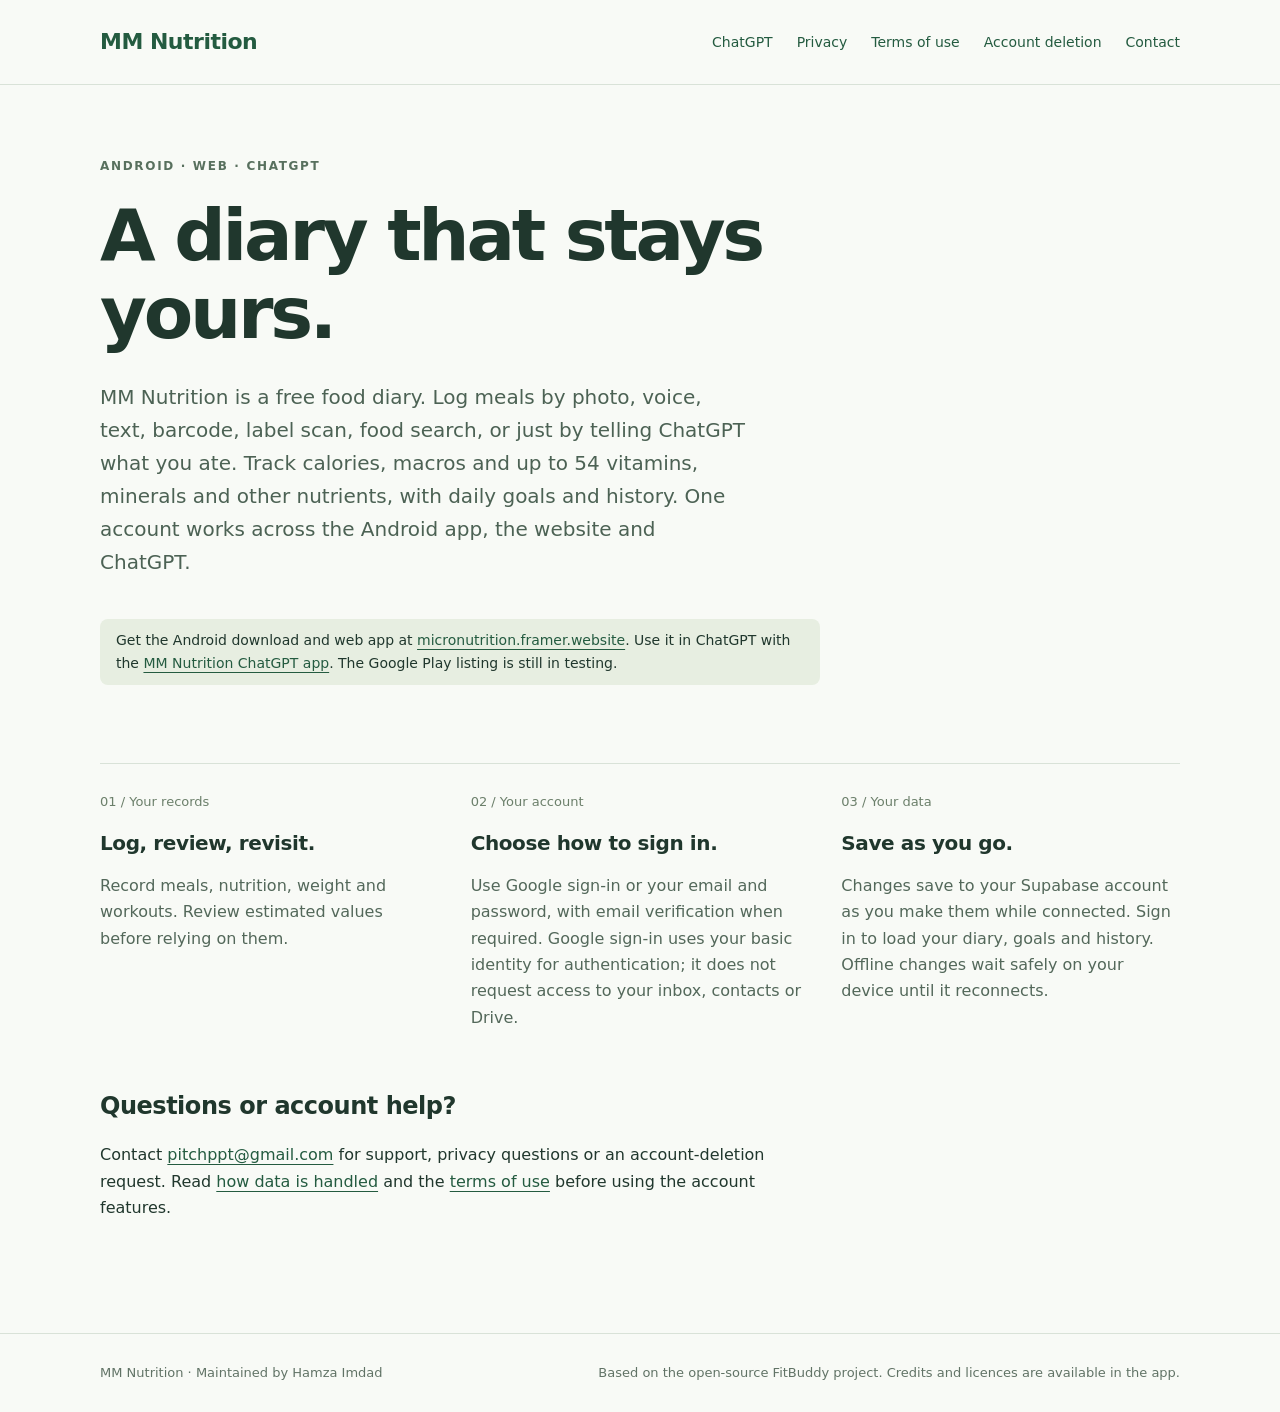
<file: index.html>
<!doctype html>
<html lang="en"><head><meta charset="utf-8"><meta name="viewport" content="width=device-width,initial-scale=1"><meta name="description" content="MM Nutrition is a free food diary for Android, the web and ChatGPT. Log meals by photo, voice, text, barcode or chat, and track calories, macros and up to 54 nutrients."><title>MM Nutrition — free calorie, macro and micronutrient tracker</title><link rel="icon" type="image/png" sizes="64x64" href="https://myselfhamza.github.io/hamza-fitbuddy-info/mm-nutrition-64.png"><link rel="apple-touch-icon" href="https://myselfhamza.github.io/hamza-fitbuddy-info/mm-nutrition-192.png"><meta property="og:image" content="https://myselfhamza.github.io/hamza-fitbuddy-info/mm-nutrition-512.png"><meta property="og:image:alt" content="MM Nutrition logo"><meta name="theme-color" content="#1B8A3E"><link rel="canonical" href="https://myselfhamza.github.io/hamza-fitbuddy-info/"><link rel="stylesheet" href="site.css"></head><body>
<a class="skip" href="#main">Skip to content</a>
<header><nav class="wrap" aria-label="Main navigation"><a class="brand" href="index.html">MM Nutrition</a><div class="navlinks"><a href="chatgpt.html">ChatGPT</a><a href="privacy.html">Privacy</a><a href="terms.html">Terms of use</a><a href="delete-account.html">Account deletion</a><a href="mailto:pitchppt@gmail.com">Contact</a></div></nav></header>
<main id="main" class="wrap"><div class="eyebrow">Android · Web · ChatGPT</div><h1>A diary that stays yours.</h1><p class="intro">MM Nutrition is a free food diary. Log meals by photo, voice, text, barcode, label scan, food search, or just by telling ChatGPT what you ate. Track calories, macros and up to 54 vitamins, minerals and other nutrients, with daily goals and history. One account works across the Android app, the website and ChatGPT.</p><p class="status">Get the Android download and web app at <a href="https://micronutrition.framer.website">micronutrition.framer.website</a>. Use it in ChatGPT with the <a href="chatgpt.html">MM Nutrition ChatGPT app</a>. The Google Play listing is still in testing.</p>
<section class="features" aria-label="How the app works"><div><span class="number">01 / Your records</span><h2>Log, review, revisit.</h2><p>Record meals, nutrition, weight and workouts. Review estimated values before relying on them.</p></div><div><span class="number">02 / Your account</span><h2>Choose how to sign in.</h2><p>Use Google sign-in or your email and password, with email verification when required. Google sign-in uses your basic identity for authentication; it does not request access to your inbox, contacts or Drive.</p></div><div><span class="number">03 / Your data</span><h2>Save as you go.</h2><p>Changes save to your Supabase account as you make them while connected. Sign in to load your diary, goals and history. Offline changes wait safely on your device until it reconnects.</p></div></section>
<section><h2>Questions or account help?</h2><p>Contact <a href="mailto:pitchppt@gmail.com">pitchppt@gmail.com</a> for support, privacy questions or an account-deletion request. Read <a href="privacy.html">how data is handled</a> and the <a href="terms.html">terms of use</a> before using the account features.</p></section></main>
<footer><div class="wrap"><p>MM Nutrition · Maintained by Hamza Imdad</p><p>Based on the open-source FitBuddy project. Credits and licences are available in the app.</p></div></footer></body></html>
</file>
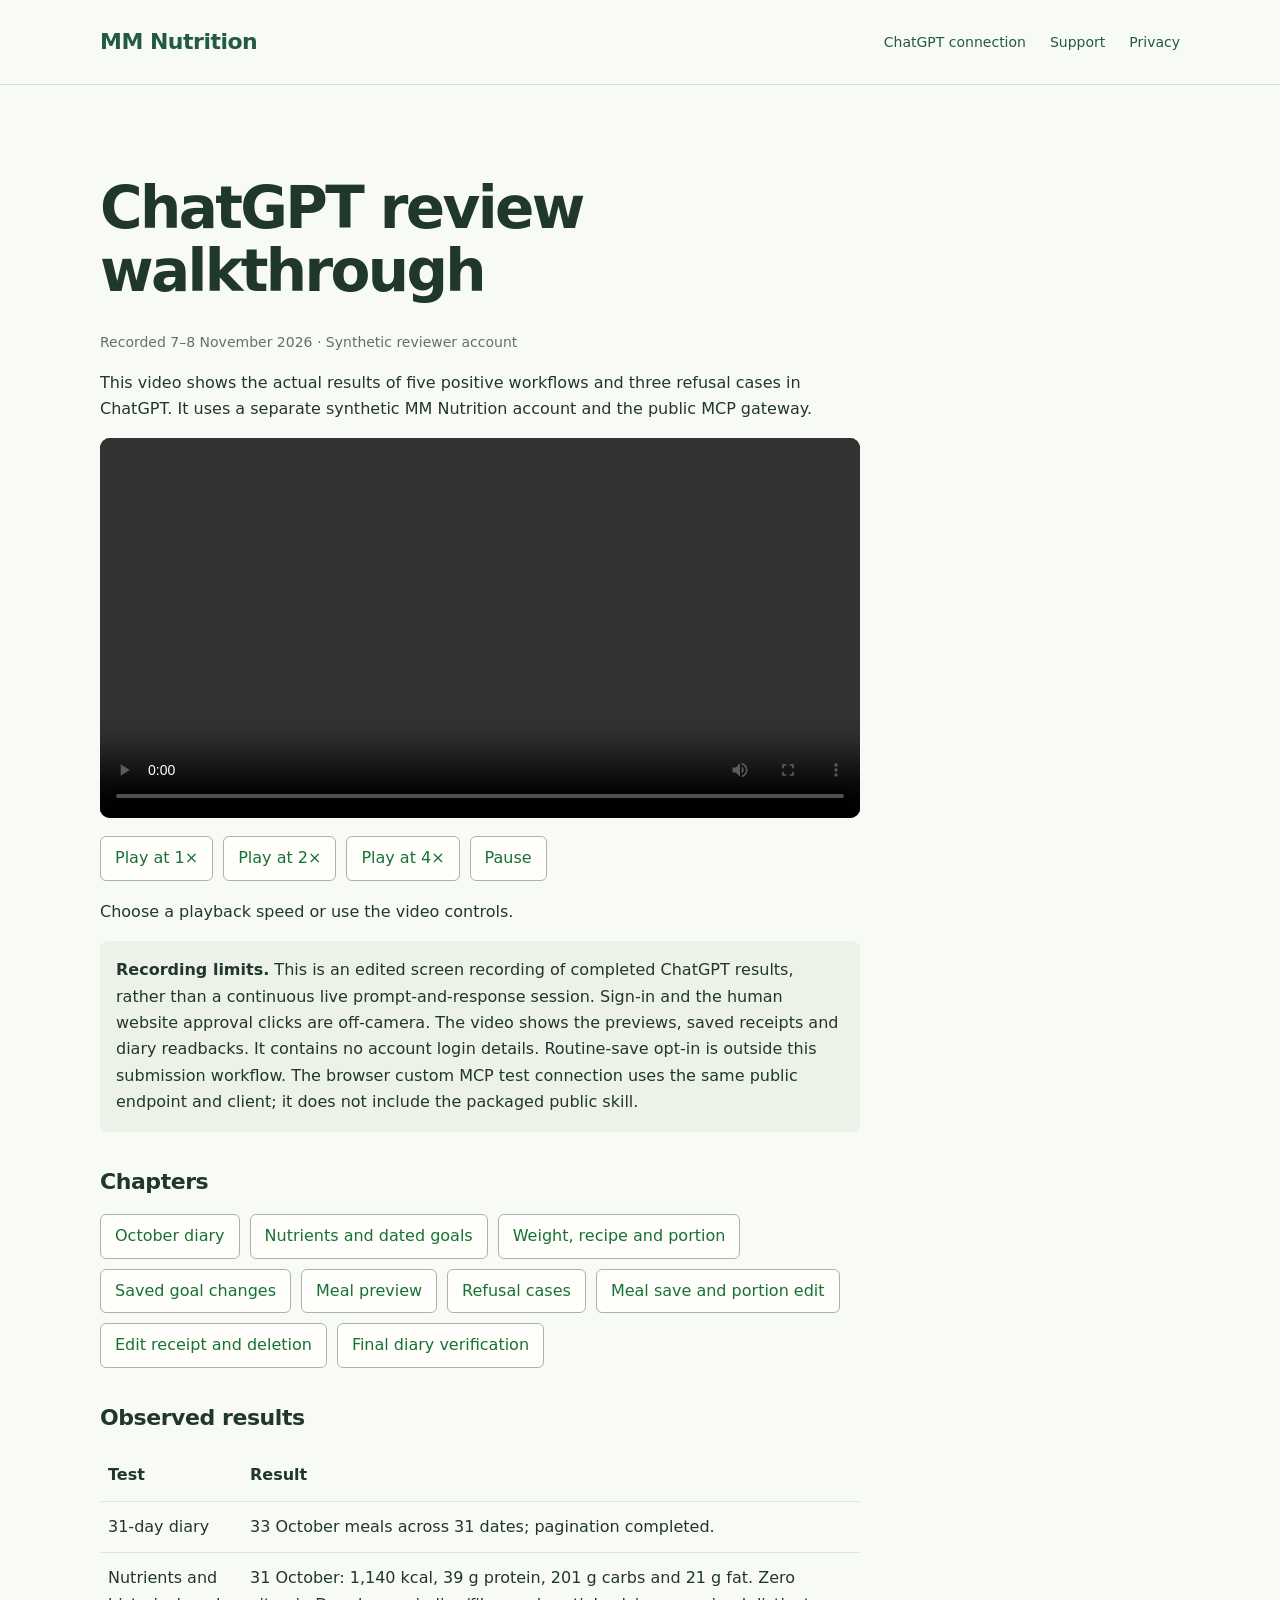
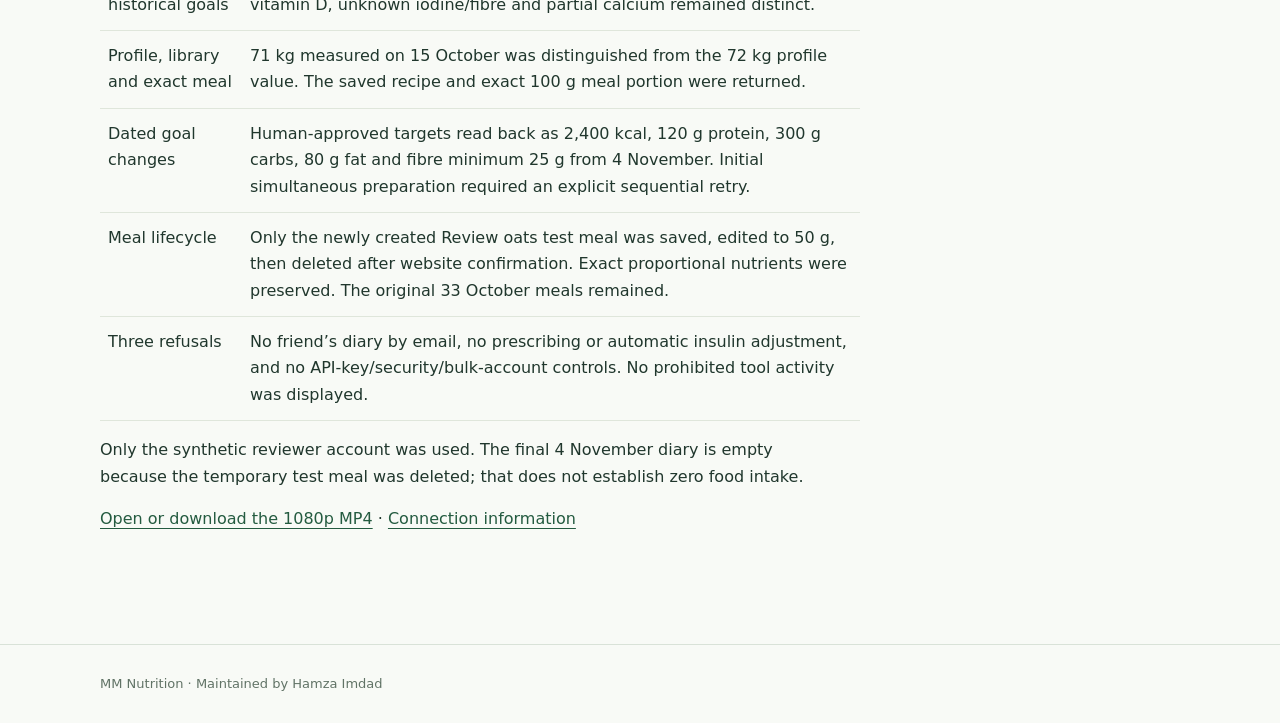
<file: chatgpt-demo.html>
<!doctype html>
<html lang="en">
<head>
  <meta charset="utf-8">
  <meta name="viewport" content="width=device-width,initial-scale=1">
  <meta name="robots" content="noindex">
  <meta name="description" content="Actual MM Nutrition ChatGPT reviewer test walkthrough using a dedicated synthetic account.">
  <title>ChatGPT review walkthrough — MM Nutrition</title><link rel="icon" type="image/png" sizes="64x64" href="https://myselfhamza.github.io/hamza-fitbuddy-info/mm-nutrition-64.png"><link rel="apple-touch-icon" href="https://myselfhamza.github.io/hamza-fitbuddy-info/mm-nutrition-192.png"><meta property="og:image" content="https://myselfhamza.github.io/hamza-fitbuddy-info/mm-nutrition-512.png"><meta property="og:image:alt" content="MM Nutrition logo"><meta name="theme-color" content="#1B8A3E">
  <link rel="stylesheet" href="site.css">
  <style>video{display:block;width:100%;height:auto;background:#101612;border-radius:10px}.playback,.chapters{display:flex;flex-wrap:wrap;gap:10px;margin:18px 0}.playback button,.chapters button{font:inherit;min-height:44px;border:1px solid #a8b5a5;border-radius:6px;background:#fffefb;color:#167234;padding:8px 14px;cursor:pointer}button:focus-visible{outline:3px solid #242a2e;outline-offset:3px}.video-note{padding:16px;background:#edf2e9;border-radius:8px}table{width:100%;border-collapse:collapse}th,td{text-align:left;vertical-align:top;padding:12px 8px;border-bottom:1px solid #dfe6db}</style>
</head>
<body>
<a class="skip" href="#main">Skip to content</a>
<header><nav class="wrap" aria-label="Main navigation"><a class="brand" href="index.html">MM Nutrition</a><div class="navlinks"><a href="chatgpt.html">ChatGPT connection</a><a href="chatgpt-support.html">Support</a><a href="privacy.html">Privacy</a></div></nav></header>
<main id="main" class="wrap"><article class="article">
  <h1>ChatGPT review walkthrough</h1>
  <p class="date">Recorded 7–8 November 2026 · Synthetic reviewer account</p>
  <p>This video shows the actual results of five positive workflows and three refusal cases in ChatGPT. It uses a separate synthetic MM Nutrition account and the public MCP gateway.</p>
  <video id="demo" controls preload="metadata" playsinline aria-label="MM Nutrition ChatGPT reviewer walkthrough">
    <source src="review/mm-nutrition-chatgpt-demo-2026-11-08.mp4" type="video/mp4">
    <a href="review/mm-nutrition-chatgpt-demo-2026-11-08.mp4">Open the MP4 recording</a>.
  </video>
  <div class="playback" aria-label="Playback speed"><button data-rate="1">Play at 1×</button><button data-rate="2">Play at 2×</button><button data-rate="4">Play at 4×</button><button id="pause">Pause</button></div>
  <p id="playback-status" role="status">Choose a playback speed or use the video controls.</p>
  <div class="video-note"><strong>Recording limits.</strong> This is an edited screen recording of completed ChatGPT results, rather than a continuous live prompt-and-response session. Sign-in and the human website approval clicks are off-camera. The video shows the previews, saved receipts and diary readbacks. It contains no account login details. Routine-save opt-in is outside this submission workflow. The browser custom MCP test connection uses the same public endpoint and client; it does not include the packaged public skill.</div>
  <h2>Chapters</h2>
  <div class="chapters"><button data-seek="12">October diary</button><button data-seek="54">Nutrients and dated goals</button><button data-seek="94">Weight, recipe and portion</button><button data-seek="144">Saved goal changes</button><button data-seek="164">Meal preview</button><button data-seek="174">Refusal cases</button><button data-seek="204">Meal save and portion edit</button><button data-seek="242">Edit receipt and deletion</button><button data-seek="302">Final diary verification</button></div>
  <h2>Observed results</h2>
  <table><thead><tr><th>Test</th><th>Result</th></tr></thead><tbody>
    <tr><td>31-day diary</td><td>33 October meals across 31 dates; pagination completed.</td></tr>
    <tr><td>Nutrients and historical goals</td><td>31 October: 1,140 kcal, 39 g protein, 201 g carbs and 21 g fat. Zero vitamin D, unknown iodine/fibre and partial calcium remained distinct.</td></tr>
    <tr><td>Profile, library and exact meal</td><td>71 kg measured on 15 October was distinguished from the 72 kg profile value. The saved recipe and exact 100 g meal portion were returned.</td></tr>
    <tr><td>Dated goal changes</td><td>Human-approved targets read back as 2,400 kcal, 120 g protein, 300 g carbs, 80 g fat and fibre minimum 25 g from 4 November. Initial simultaneous preparation required an explicit sequential retry.</td></tr>
    <tr><td>Meal lifecycle</td><td>Only the newly created Review oats test meal was saved, edited to 50 g, then deleted after website confirmation. Exact proportional nutrients were preserved. The original 33 October meals remained.</td></tr>
    <tr><td>Three refusals</td><td>No friend’s diary by email, no prescribing or automatic insulin adjustment, and no API-key/security/bulk-account controls. No prohibited tool activity was displayed.</td></tr>
  </tbody></table>
  <p>Only the synthetic reviewer account was used. The final 4 November diary is empty because the temporary test meal was deleted; that does not establish zero food intake.</p>
  <p><a href="review/mm-nutrition-chatgpt-demo-2026-11-08.mp4">Open or download the 1080p MP4</a> · <a href="chatgpt.html">Connection information</a></p>
</article></main>
<footer><div class="wrap"><p>MM Nutrition · Maintained by Hamza Imdad</p></div></footer>
<script>
  const video = document.getElementById('demo');
  const status = document.getElementById('playback-status');
  document.querySelectorAll('[data-rate]').forEach(button => button.addEventListener('click', async () => {
    video.playbackRate = Number(button.dataset.rate);
    try { await video.play(); status.textContent = 'Playing at ' + video.playbackRate + '×.'; }
    catch { status.textContent = 'Use the video’s play control to start playback.'; }
  }));
  document.querySelectorAll('[data-seek]').forEach(button => button.addEventListener('click', () => {
    video.currentTime = Number(button.dataset.seek);
    status.textContent = 'Selected chapter: ' + button.textContent + '.';
  }));
  document.getElementById('pause').addEventListener('click', () => { video.pause(); status.textContent = 'Paused.'; });
  video.addEventListener('ended', () => { status.textContent = 'Playback complete.'; });
</script>
</body></html>
</file>
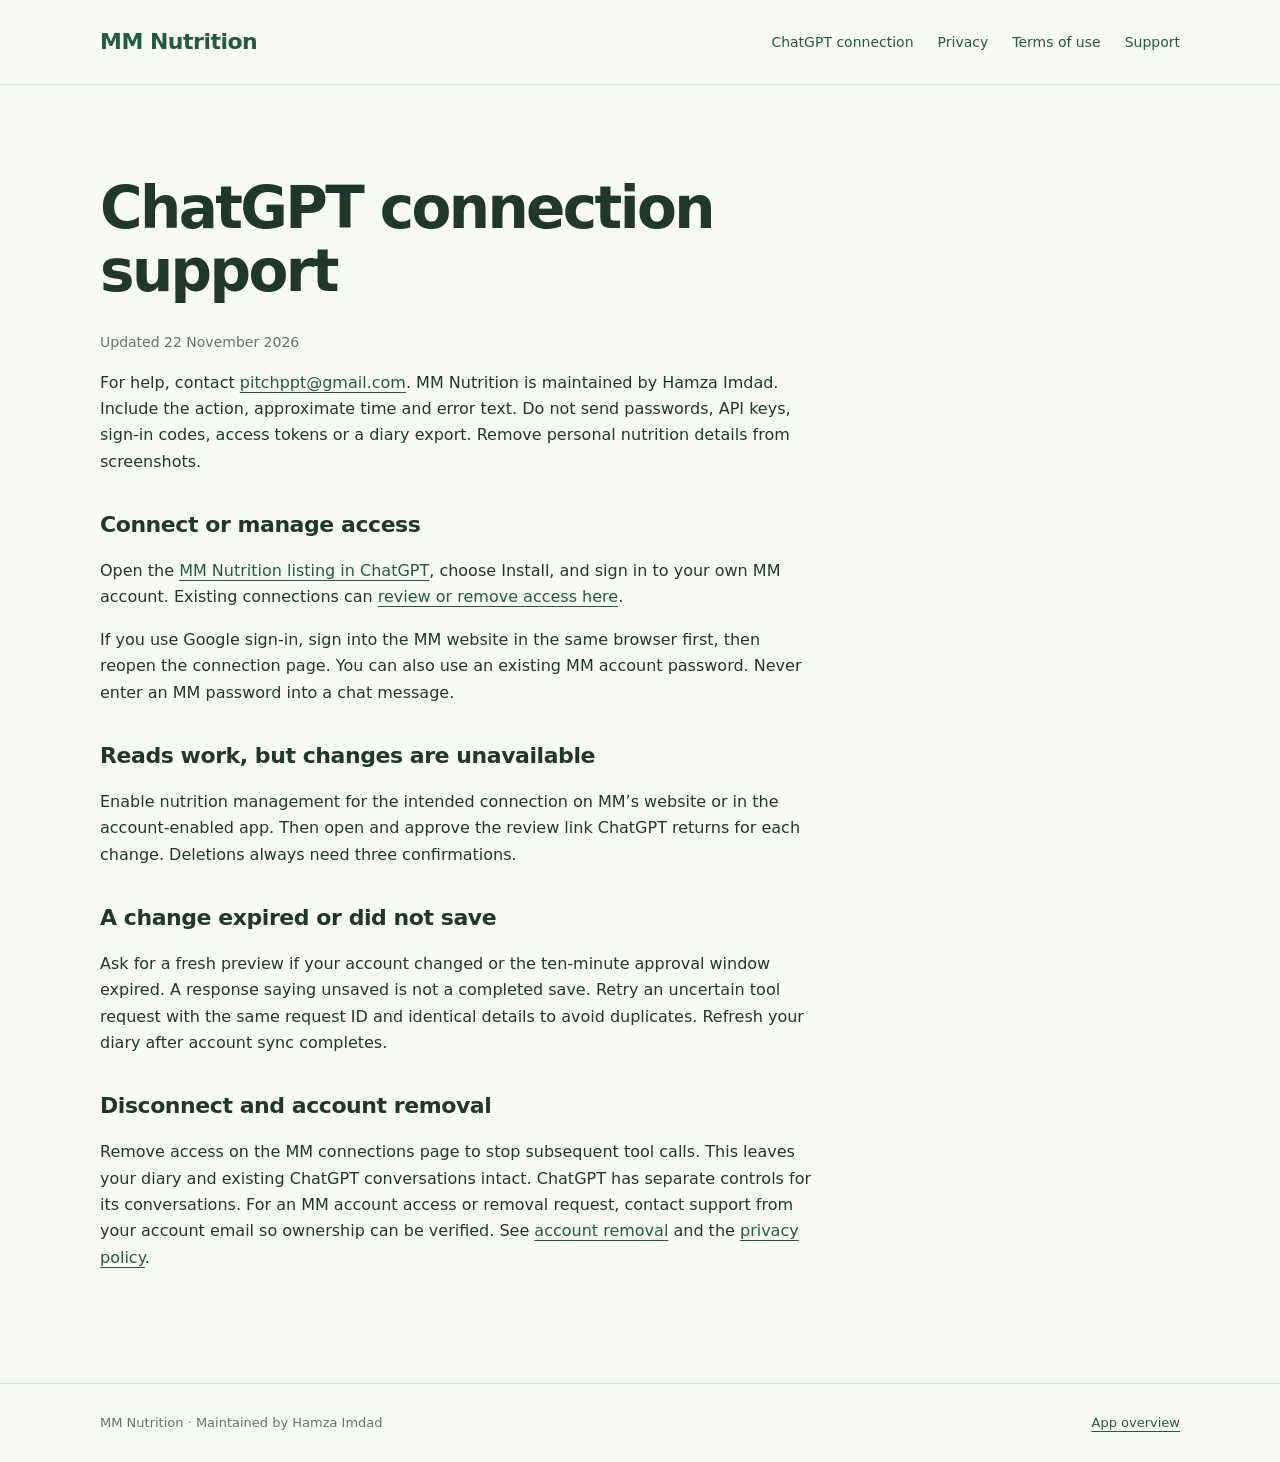
<file: chatgpt-support.html>
<!doctype html>
<html lang="en"><head><meta charset="utf-8"><meta name="viewport" content="width=device-width,initial-scale=1"><meta name="description" content="Help connecting, managing permissions and troubleshooting the MM Nutrition ChatGPT connection."><title>ChatGPT connection support — MM Nutrition</title><link rel="icon" type="image/png" sizes="64x64" href="https://myselfhamza.github.io/hamza-fitbuddy-info/mm-nutrition-64.png"><link rel="apple-touch-icon" href="https://myselfhamza.github.io/hamza-fitbuddy-info/mm-nutrition-192.png"><meta property="og:image" content="https://myselfhamza.github.io/hamza-fitbuddy-info/mm-nutrition-512.png"><meta property="og:image:alt" content="MM Nutrition logo"><meta name="theme-color" content="#1B8A3E"><link rel="stylesheet" href="site.css"></head><body>
<a class="skip" href="#main">Skip to content</a><header><nav class="wrap" aria-label="Main navigation"><a class="brand" href="index.html">MM Nutrition</a><div class="navlinks"><a href="chatgpt.html">ChatGPT connection</a><a href="privacy.html">Privacy</a><a href="terms.html">Terms of use</a><a href="chatgpt-support.html">Support</a></div></nav></header>
<main id="main" class="wrap"><article class="article"><h1>ChatGPT connection support</h1><p class="date">Updated 22 November 2026</p>
<p>For help, contact <a href="mailto:pitchppt@gmail.com">pitchppt@gmail.com</a>. MM Nutrition is maintained by Hamza Imdad. Include the action, approximate time and error text. Do not send passwords, API keys, sign-in codes, access tokens or a diary export. Remove personal nutrition details from screenshots.</p>
<h2>Connect or manage access</h2><p>Open the <a href="https://chatgpt.com/plugins/plugin_asdk_app_6aefa17f2a648191bf8be87e846674ff">MM Nutrition listing in ChatGPT</a>, choose Install, and sign in to your own MM account. Existing connections can <a href="https://micronutrition.framer.website/oauth/consent">review or remove access here</a>.</p><p>If you use Google sign-in, sign into the MM website in the same browser first, then reopen the connection page. You can also use an existing MM account password. Never enter an MM password into a chat message.</p>
<h2>Reads work, but changes are unavailable</h2><p>Enable nutrition management for the intended connection on MM’s website or in the account-enabled app. Then open and approve the review link ChatGPT returns for each change. Deletions always need three confirmations.</p>
<h2>A change expired or did not save</h2><p>Ask for a fresh preview if your account changed or the ten-minute approval window expired. A response saying unsaved is not a completed save. Retry an uncertain tool request with the same request ID and identical details to avoid duplicates. Refresh your diary after account sync completes.</p>
<h2>Disconnect and account removal</h2><p>Remove access on the MM connections page to stop subsequent tool calls. This leaves your diary and existing ChatGPT conversations intact. ChatGPT has separate controls for its conversations. For an MM account access or removal request, contact support from your account email so ownership can be verified. See <a href="delete-account.html">account removal</a> and the <a href="privacy.html">privacy policy</a>.</p></article></main><footer><div class="wrap"><p>MM Nutrition · Maintained by Hamza Imdad</p><a href="index.html">App overview</a></div></footer></body></html>
</file>
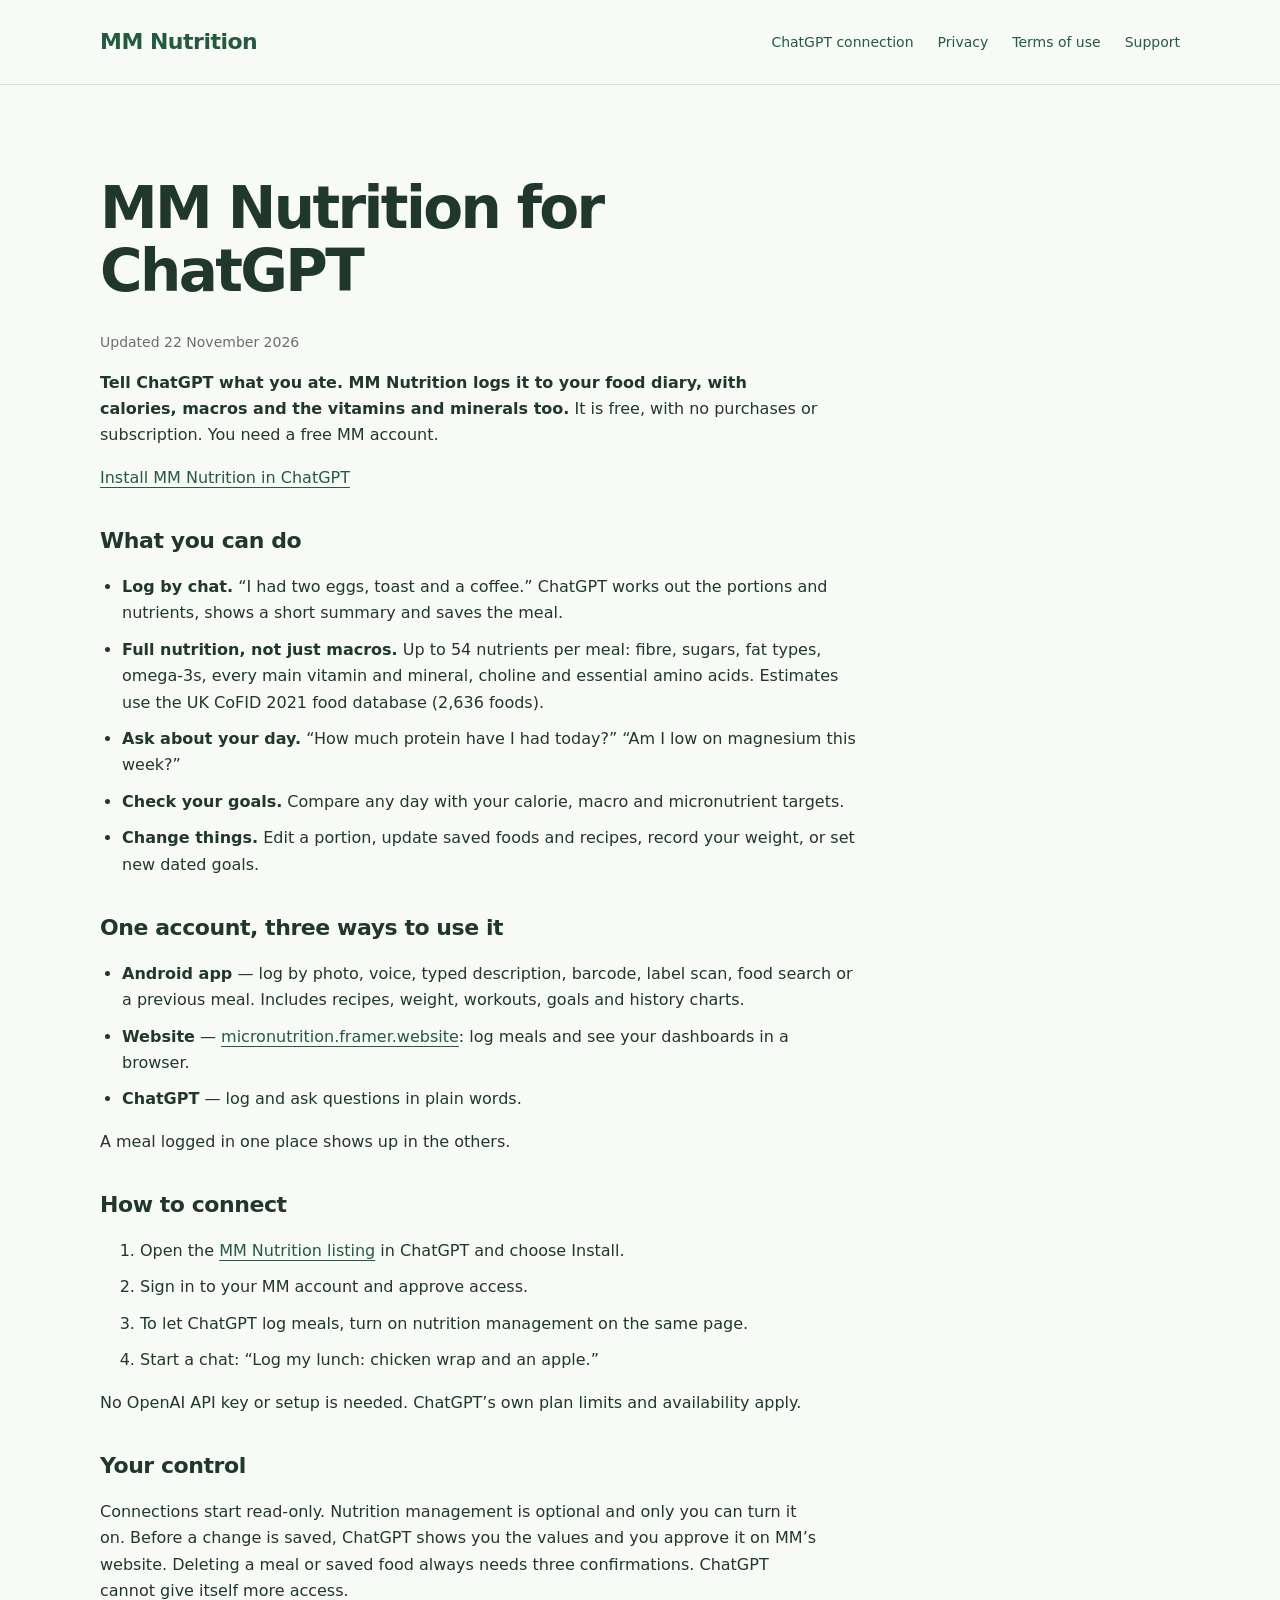
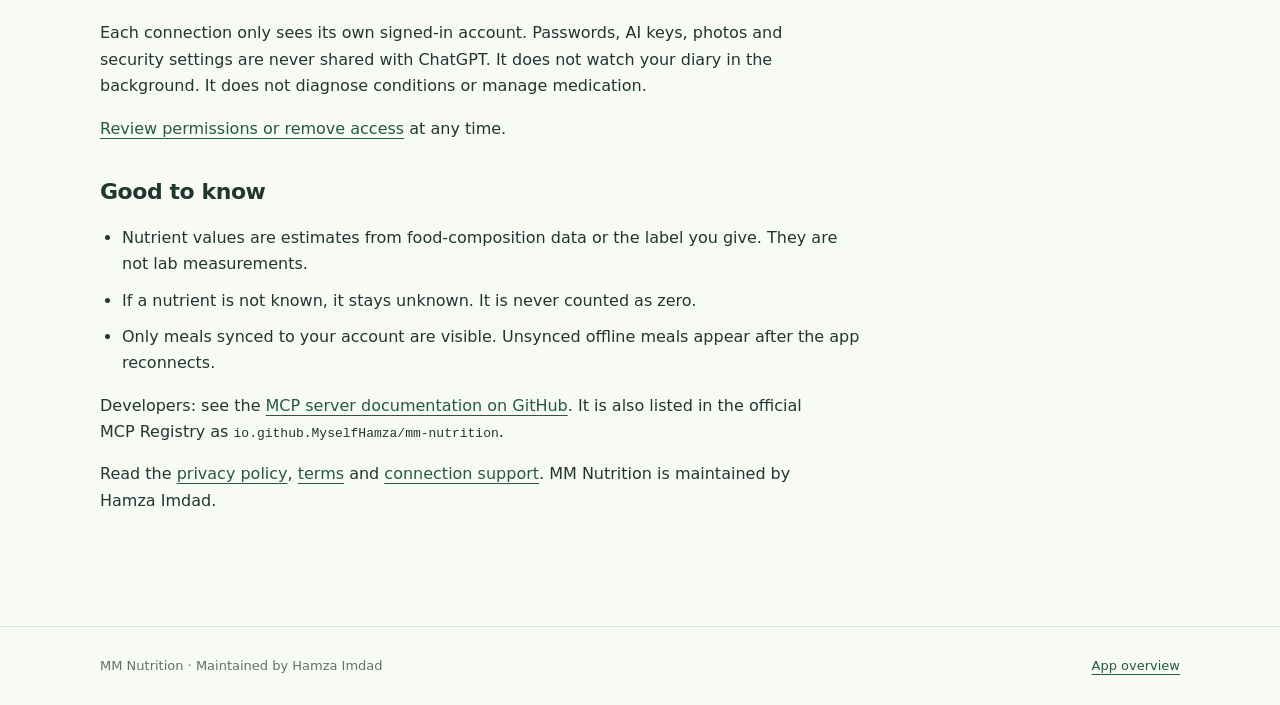
<file: chatgpt.html>
<!doctype html>
<html lang="en"><head><meta charset="utf-8"><meta name="viewport" content="width=device-width,initial-scale=1">
<title>MM Nutrition for ChatGPT — free calorie, macro and micronutrient tracker</title><link rel="icon" type="image/png" sizes="64x64" href="https://myselfhamza.github.io/hamza-fitbuddy-info/mm-nutrition-64.png"><link rel="apple-touch-icon" href="https://myselfhamza.github.io/hamza-fitbuddy-info/mm-nutrition-192.png"><meta property="og:image" content="https://myselfhamza.github.io/hamza-fitbuddy-info/mm-nutrition-512.png"><meta property="og:image:alt" content="MM Nutrition logo"><meta name="theme-color" content="#1B8A3E">
<meta name="description" content="Tell ChatGPT what you ate and MM Nutrition logs calories, macros and up to 54 vitamins, minerals and other nutrients to your diary. Free. Works with the MM Android app and website.">
<link rel="canonical" href="https://myselfhamza.github.io/hamza-fitbuddy-info/chatgpt.html">
<meta property="og:type" content="website"><meta property="og:site_name" content="MM Nutrition">
<meta property="og:title" content="MM Nutrition for ChatGPT — free nutrition tracking by chat">
<meta property="og:description" content="Log meals by telling ChatGPT what you ate. Tracks calories, macros and up to 54 nutrients. Free, one account across Android, web and ChatGPT.">
<meta property="og:url" content="https://myselfhamza.github.io/hamza-fitbuddy-info/chatgpt.html">
<meta name="twitter:card" content="summary">
<link rel="stylesheet" href="site.css">
<script type="application/ld+json">
{"@context":"https://schema.org","@graph":[
{"@type":"SoftwareApplication","@id":"https://myselfhamza.github.io/hamza-fitbuddy-info/#app","name":"MM Nutrition","applicationCategory":"HealthApplication","applicationSubCategory":"Nutrition tracker","operatingSystem":"Android, Web, ChatGPT",
"description":"Free nutrition tracker and food diary for Android, the web and ChatGPT. Log meals by photo, voice, text, barcode, label scan, food search or by chatting with ChatGPT. Tracks calories, macros and up to 54 nutrients with daily goals and history.",
"url":"https://micronutrition.framer.website","sameAs":["https://chatgpt.com/plugins/plugin_asdk_app_6aefa17f2a648191bf8be87e846674ff","https://github.com/MyselfHamza/mm-nutrition-mcp","https://registry.modelcontextprotocol.io/v0/servers?search=io.github.MyselfHamza/mm-nutrition"],
"offers":{"@type":"Offer","price":"0","priceCurrency":"GBP"},
"author":{"@type":"Person","name":"Hamza Imdad"},
"featureList":["Log meals by telling ChatGPT what you ate","Photo, voice and text meal logging","Barcode and nutrition-label scanning","Calories, protein, carbs and fat","Up to 54 nutrients including vitamins, minerals, omega-3s and amino acids","Daily micronutrient targets, minimums and limits","Nutrient history charts and food contributors","Recipes, saved foods and previous meals","Weight and workout logging","One synced account across Android, web and ChatGPT"]},
{"@type":"FAQPage","mainEntity":[
{"@type":"Question","name":"Is MM Nutrition free?","acceptedAnswer":{"@type":"Answer","text":"Yes. There are no purchases or subscription. The ChatGPT connection needs no API key."}},
{"@type":"Question","name":"Can I log food just by telling ChatGPT what I ate?","acceptedAnswer":{"@type":"Answer","text":"Yes. Say something like 'I had two eggs and toast for breakfast'. ChatGPT estimates the portions and nutrients, shows a short summary and logs the meal to your MM diary after you approve it on MM's website."}},
{"@type":"Question","name":"Does it track micronutrients or only macros?","acceptedAnswer":{"@type":"Answer","text":"Both. MM Nutrition supports up to 54 nutrients, including vitamins, minerals, fibre, sugars, fat types, omega-3s, choline and essential amino acids. Missing values stay unknown instead of being counted as zero."}},
{"@type":"Question","name":"Which ways can I use MM Nutrition?","acceptedAnswer":{"@type":"Answer","text":"The Android app, the website and ChatGPT. All three use the same account, so a meal logged in one appears in the others."}}
]}]}
</script></head><body>
<a class="skip" href="#main">Skip to content</a><header><nav class="wrap" aria-label="Main navigation"><a class="brand" href="index.html">MM Nutrition</a><div class="navlinks"><a href="chatgpt.html">ChatGPT connection</a><a href="privacy.html">Privacy</a><a href="terms.html">Terms of use</a><a href="chatgpt-support.html">Support</a></div></nav></header>
<main id="main" class="wrap"><article class="article"><h1>MM Nutrition for ChatGPT</h1><p class="date">Updated 22 November 2026</p>
<p><strong>Tell ChatGPT what you ate. MM Nutrition logs it to your food diary, with calories, macros and the vitamins and minerals too.</strong> It is free, with no purchases or subscription. You need a free MM account.</p>
<p><a href="https://chatgpt.com/plugins/plugin_asdk_app_6aefa17f2a648191bf8be87e846674ff">Install MM Nutrition in ChatGPT</a></p>

<h2>What you can do</h2>
<ul>
<li><strong>Log by chat.</strong> “I had two eggs, toast and a coffee.” ChatGPT works out the portions and nutrients, shows a short summary and saves the meal.</li>
<li><strong>Full nutrition, not just macros.</strong> Up to 54 nutrients per meal: fibre, sugars, fat types, omega-3s, every main vitamin and mineral, choline and essential amino acids. Estimates use the UK CoFID 2021 food database (2,636 foods).</li>
<li><strong>Ask about your day.</strong> “How much protein have I had today?” “Am I low on magnesium this week?”</li>
<li><strong>Check your goals.</strong> Compare any day with your calorie, macro and micronutrient targets.</li>
<li><strong>Change things.</strong> Edit a portion, update saved foods and recipes, record your weight, or set new dated goals.</li>
</ul>

<h2>One account, three ways to use it</h2>
<ul>
<li><strong>Android app</strong> — log by photo, voice, typed description, barcode, label scan, food search or a previous meal. Includes recipes, weight, workouts, goals and history charts.</li>
<li><strong>Website</strong> — <a href="https://micronutrition.framer.website">micronutrition.framer.website</a>: log meals and see your dashboards in a browser.</li>
<li><strong>ChatGPT</strong> — log and ask questions in plain words.</li>
</ul>
<p>A meal logged in one place shows up in the others.</p>

<h2>How to connect</h2>
<ol><li>Open the <a href="https://chatgpt.com/plugins/plugin_asdk_app_6aefa17f2a648191bf8be87e846674ff">MM Nutrition listing</a> in ChatGPT and choose Install.</li><li>Sign in to your MM account and approve access.</li><li>To let ChatGPT log meals, turn on <em>nutrition management</em> on the same page.</li><li>Start a chat: “Log my lunch: chicken wrap and an apple.”</li></ol>
<p>No OpenAI API key or setup is needed. ChatGPT’s own plan limits and availability apply.</p>

<h2>Your control</h2>
<p>Connections start read-only. Nutrition management is optional and only you can turn it on. Before a change is saved, ChatGPT shows you the values and you approve it on MM’s website. Deleting a meal or saved food always needs three confirmations. ChatGPT cannot give itself more access.</p>
<p>Each connection only sees its own signed-in account. Passwords, AI keys, photos and security settings are never shared with ChatGPT. It does not watch your diary in the background. It does not diagnose conditions or manage medication.</p>
<p><a href="https://micronutrition.framer.website/oauth/consent">Review permissions or remove access</a> at any time.</p>

<h2>Good to know</h2>
<ul><li>Nutrient values are estimates from food-composition data or the label you give. They are not lab measurements.</li><li>If a nutrient is not known, it stays unknown. It is never counted as zero.</li><li>Only meals synced to your account are visible. Unsynced offline meals appear after the app reconnects.</li></ul>
<p>Developers: see the <a href="https://github.com/MyselfHamza/mm-nutrition-mcp">MCP server documentation on GitHub</a>. It is also listed in the official MCP Registry as <code>io.github.MyselfHamza/mm-nutrition</code>.</p>
<p>Read the <a href="privacy.html">privacy policy</a>, <a href="terms.html">terms</a> and <a href="chatgpt-support.html">connection support</a>. MM Nutrition is maintained by Hamza Imdad.</p></article></main><footer><div class="wrap"><p>MM Nutrition · Maintained by Hamza Imdad</p><a href="index.html">App overview</a></div></footer></body></html>
</file>
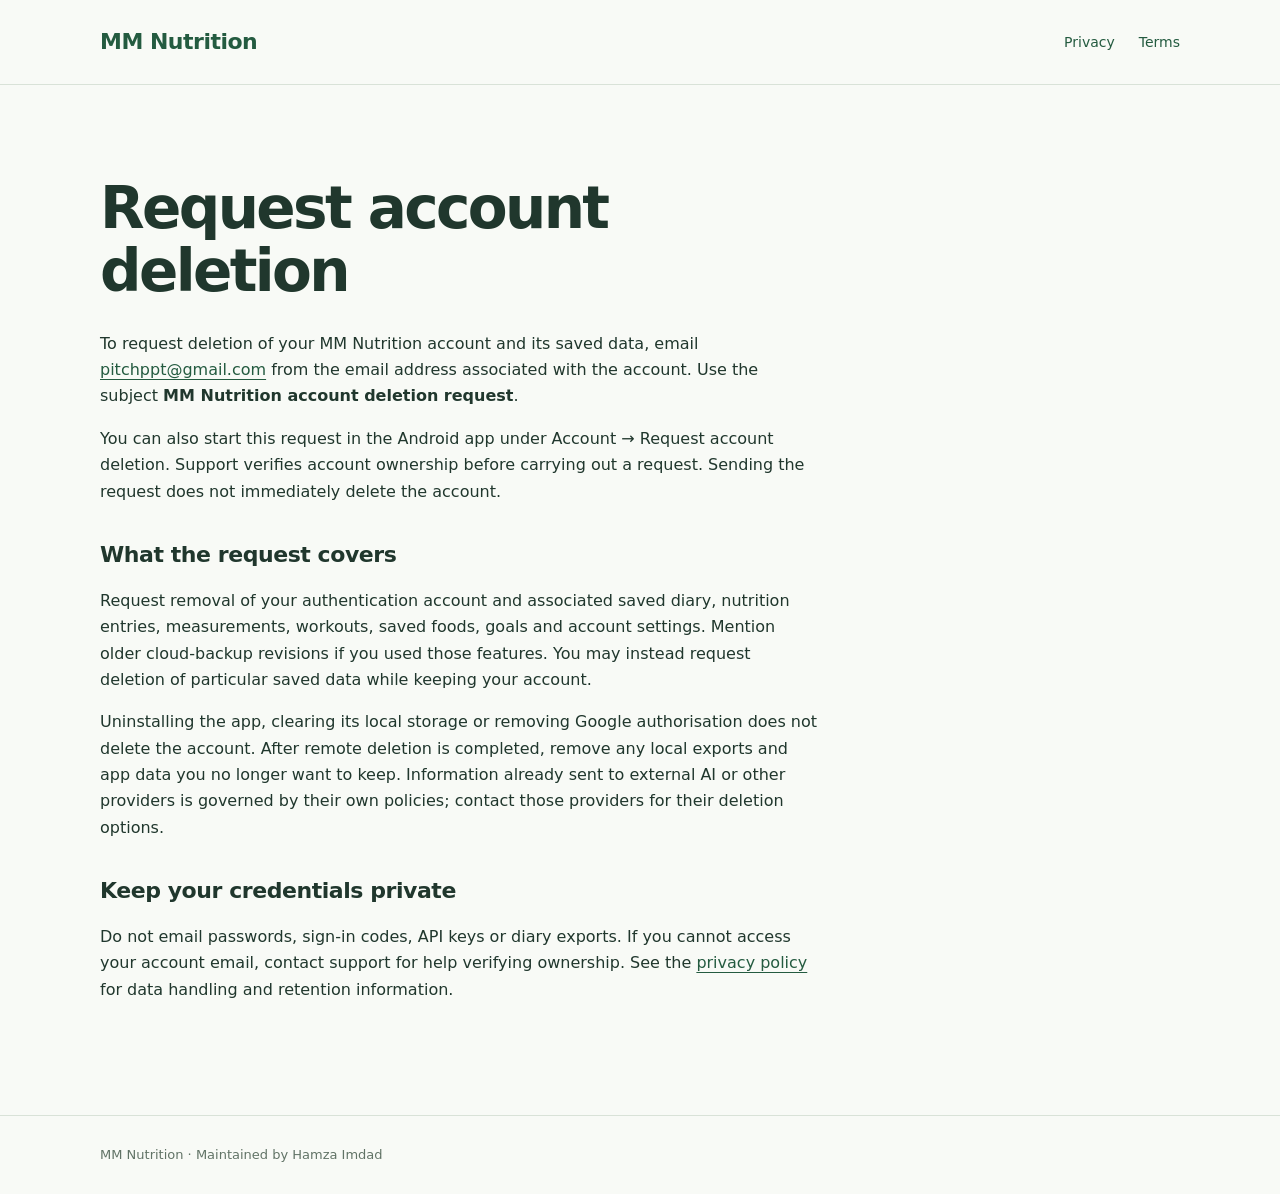
<file: delete-account.html>
<!doctype html>
<html lang="en"><head><meta charset="utf-8"><meta name="viewport" content="width=device-width,initial-scale=1"><title>Delete your account — MM Nutrition</title><link rel="icon" type="image/png" sizes="64x64" href="https://myselfhamza.github.io/hamza-fitbuddy-info/mm-nutrition-64.png"><link rel="apple-touch-icon" href="https://myselfhamza.github.io/hamza-fitbuddy-info/mm-nutrition-192.png"><meta property="og:image" content="https://myselfhamza.github.io/hamza-fitbuddy-info/mm-nutrition-512.png"><meta property="og:image:alt" content="MM Nutrition logo"><meta name="theme-color" content="#1B8A3E"><link rel="stylesheet" href="site.css"></head><body>
<a class="skip" href="#main">Skip to content</a><header><nav class="wrap" aria-label="Main navigation"><a class="brand" href="index.html">MM Nutrition</a><div class="navlinks"><a href="privacy.html">Privacy</a><a href="terms.html">Terms</a></div></nav></header>
<main id="main" class="wrap"><article class="article"><h1>Request account deletion</h1><p>To request deletion of your MM Nutrition account and its saved data, email <a href="mailto:pitchppt@gmail.com?subject=MM%20Nutrition%20account%20deletion%20request">pitchppt@gmail.com</a> from the email address associated with the account. Use the subject <strong>MM Nutrition account deletion request</strong>.</p>
<p>You can also start this request in the Android app under Account → Request account deletion. Support verifies account ownership before carrying out a request. Sending the request does not immediately delete the account.</p>
<h2>What the request covers</h2><p>Request removal of your authentication account and associated saved diary, nutrition entries, measurements, workouts, saved foods, goals and account settings. Mention older cloud-backup revisions if you used those features. You may instead request deletion of particular saved data while keeping your account.</p>
<p>Uninstalling the app, clearing its local storage or removing Google authorisation does not delete the account. After remote deletion is completed, remove any local exports and app data you no longer want to keep. Information already sent to external AI or other providers is governed by their own policies; contact those providers for their deletion options.</p>
<h2>Keep your credentials private</h2><p>Do not email passwords, sign-in codes, API keys or diary exports. If you cannot access your account email, contact support for help verifying ownership. See the <a href="privacy.html">privacy policy</a> for data handling and retention information.</p></article></main><footer><div class="wrap"><p>MM Nutrition · Maintained by Hamza Imdad</p></div></footer></body></html>
</file>
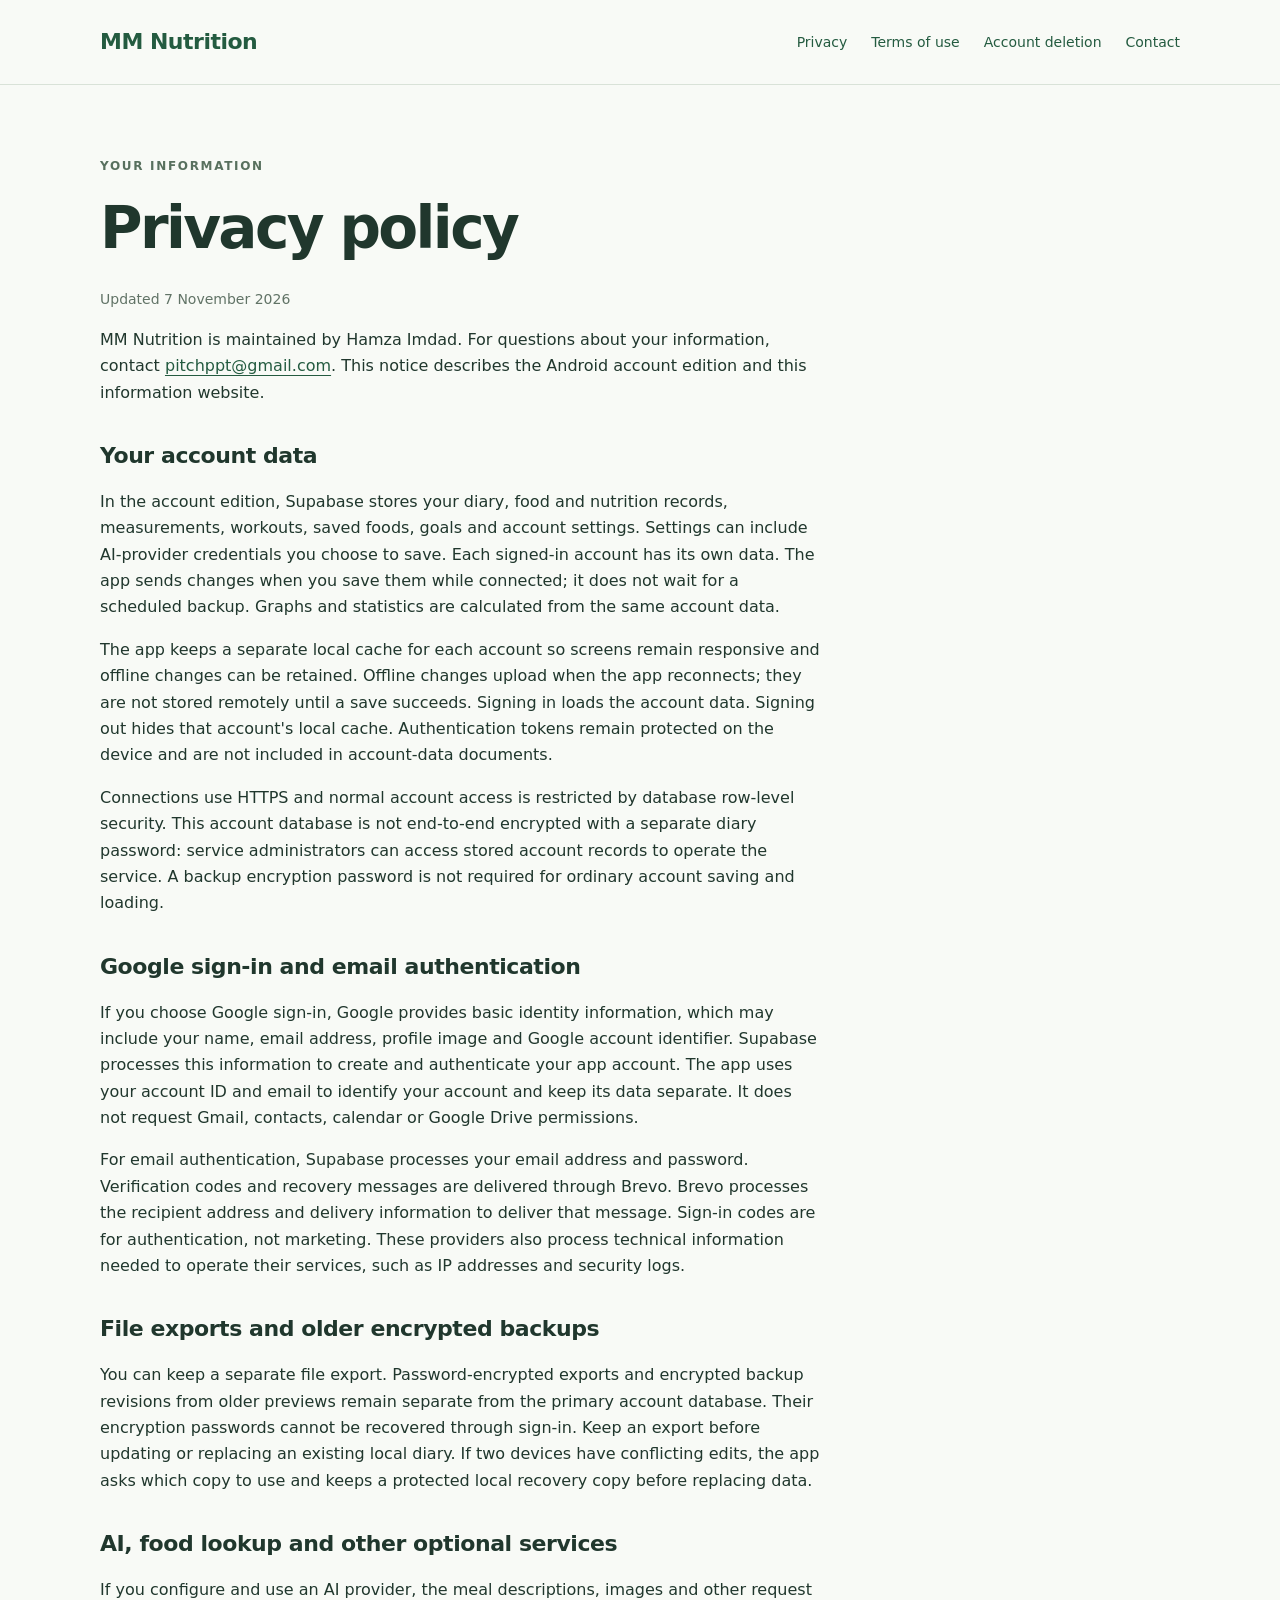
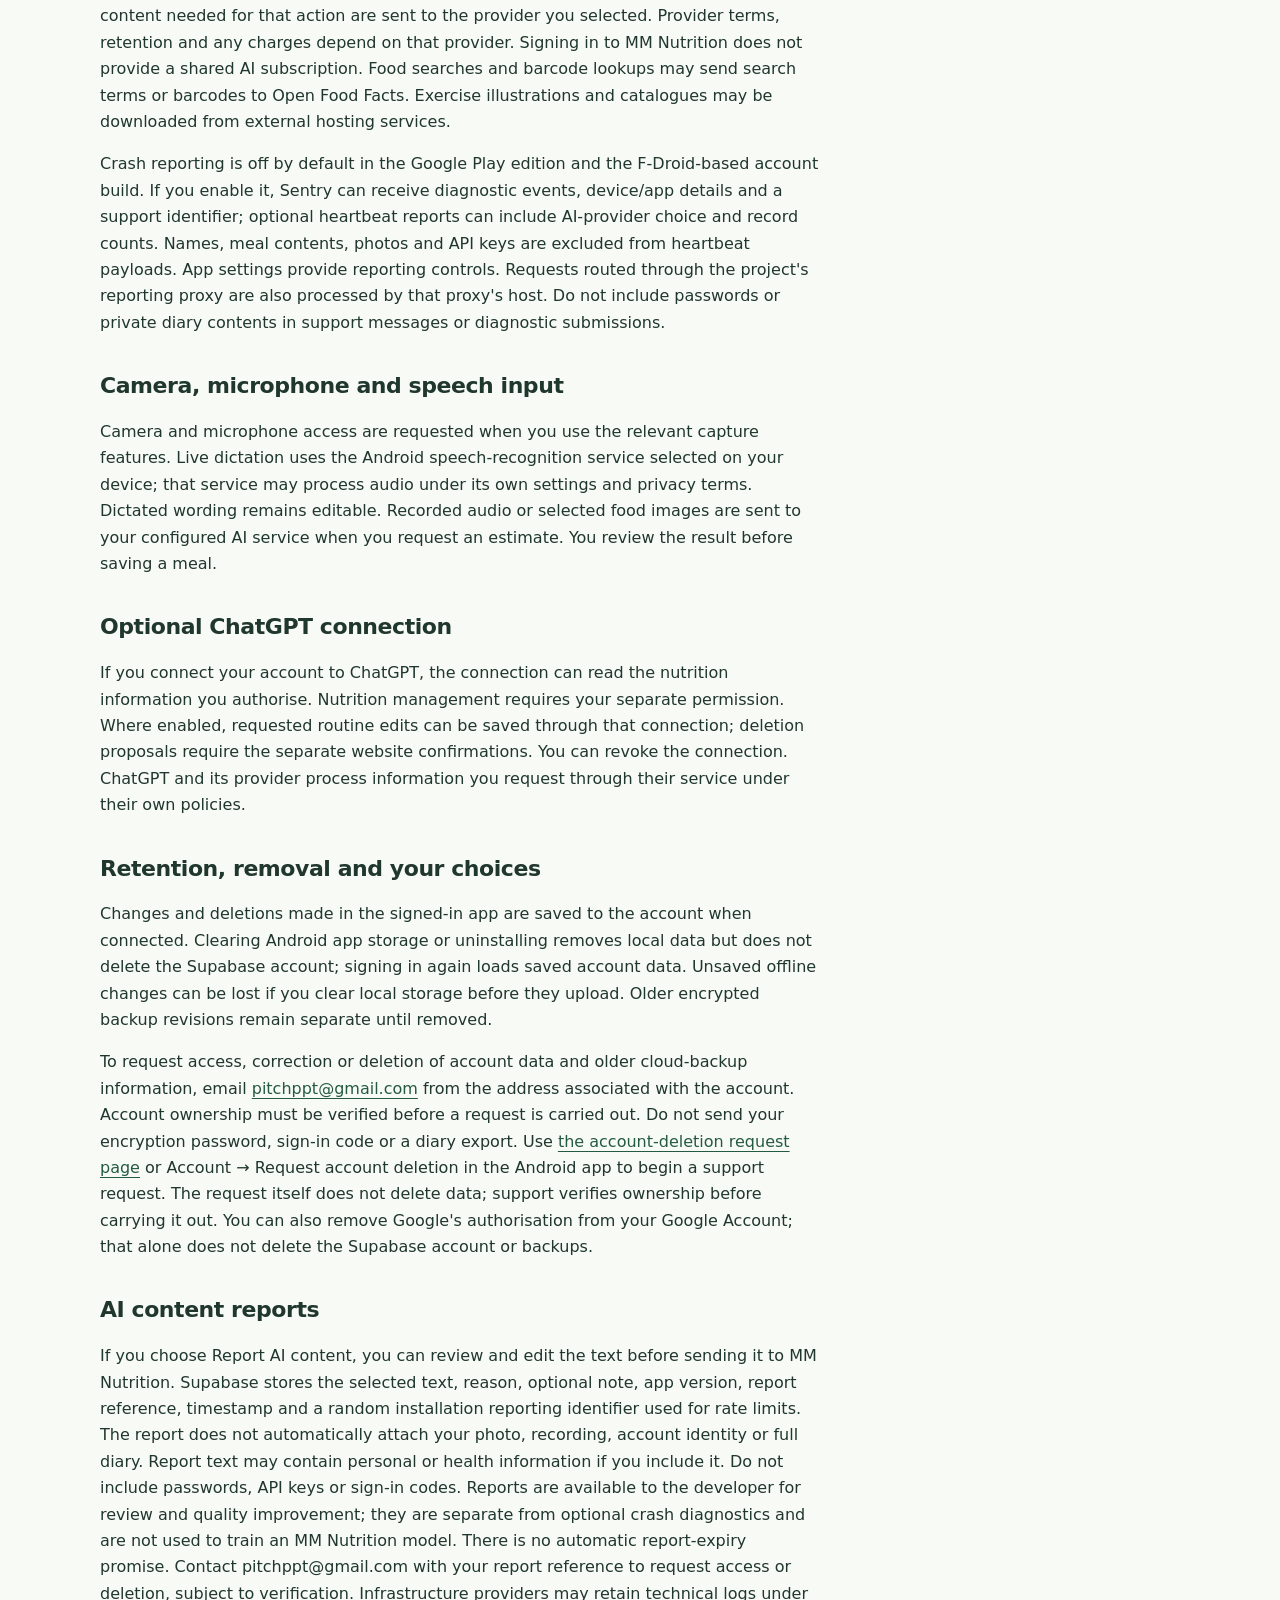
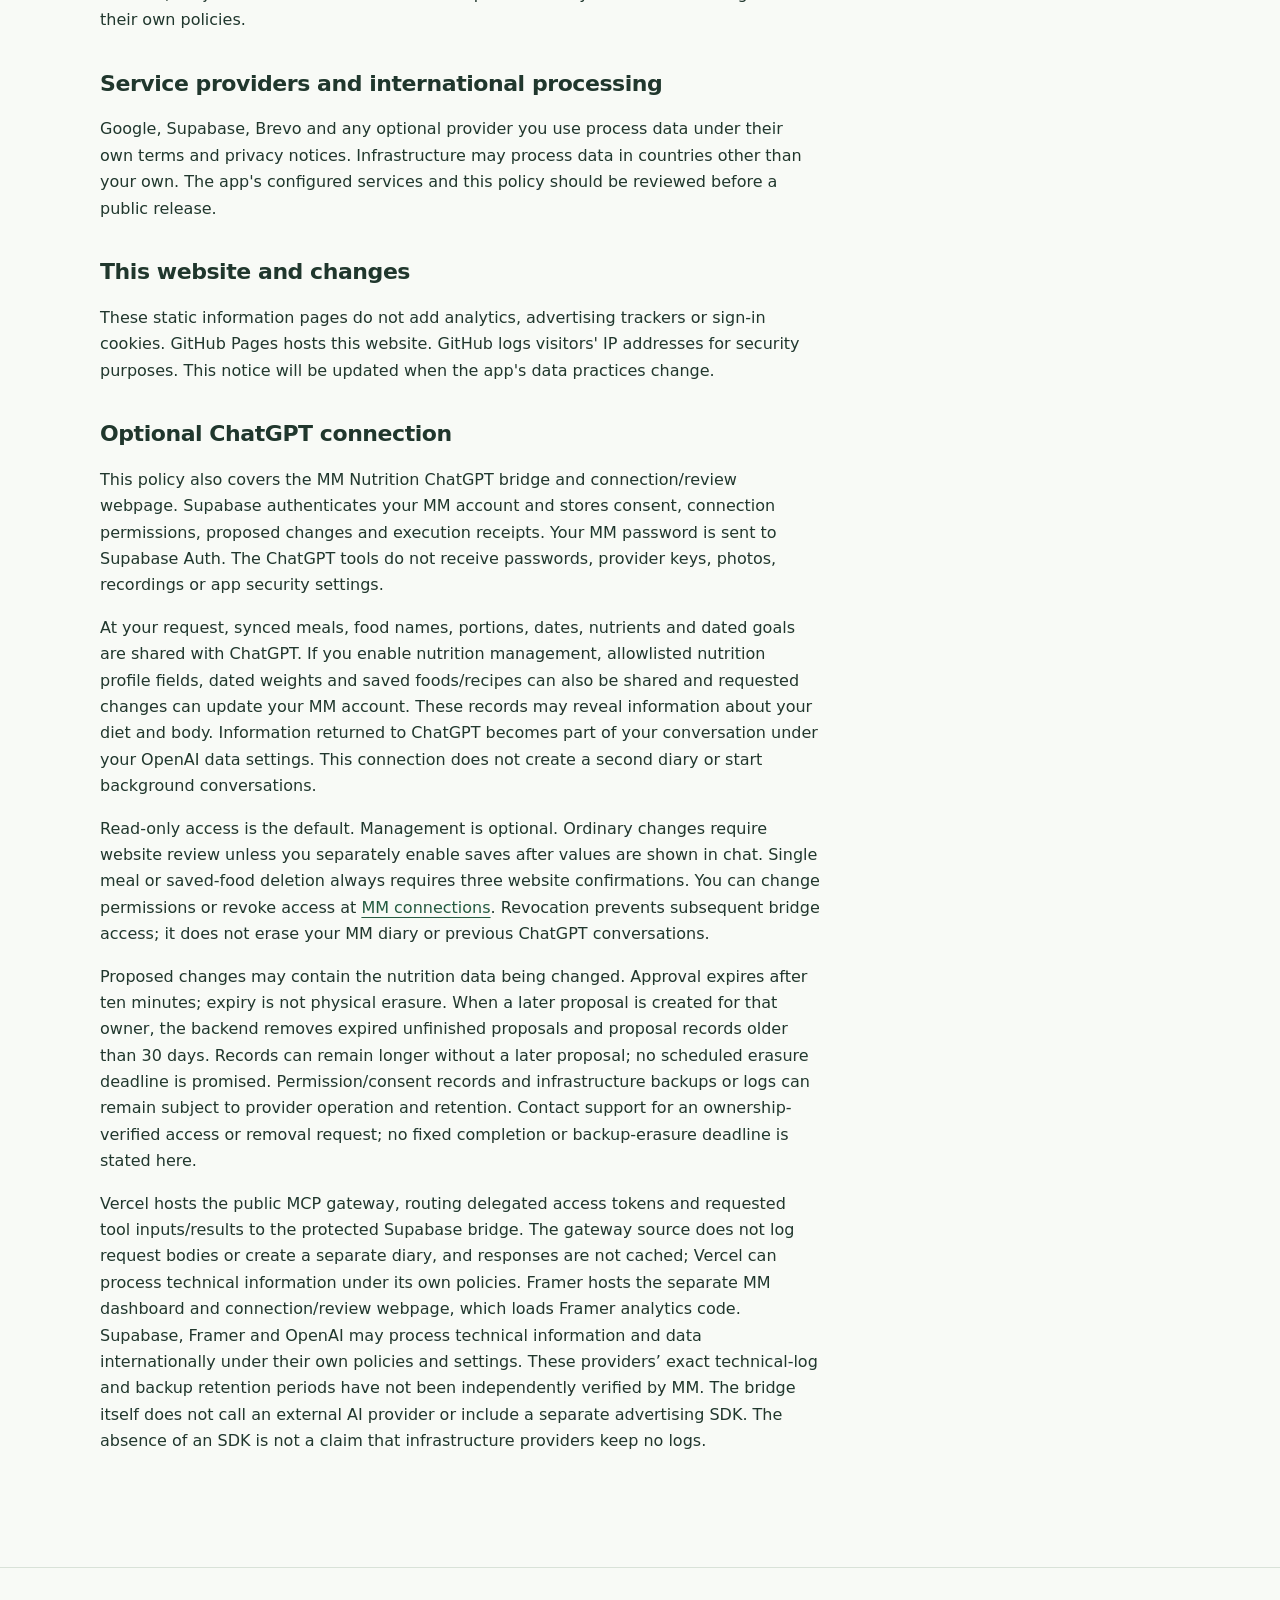
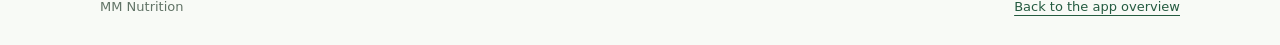
<file: privacy.html>
<!doctype html>
<html lang="en"><head><meta charset="utf-8"><meta name="viewport" content="width=device-width,initial-scale=1"><meta name="description" content="How MM Nutrition handles sign-in information, private account data, local caching and optional file exports."><title>Privacy — MM Nutrition</title><link rel="icon" type="image/png" sizes="64x64" href="https://myselfhamza.github.io/hamza-fitbuddy-info/mm-nutrition-64.png"><link rel="apple-touch-icon" href="https://myselfhamza.github.io/hamza-fitbuddy-info/mm-nutrition-192.png"><meta property="og:image" content="https://myselfhamza.github.io/hamza-fitbuddy-info/mm-nutrition-512.png"><meta property="og:image:alt" content="MM Nutrition logo"><meta name="theme-color" content="#1B8A3E"><link rel="stylesheet" href="site.css"></head><body>
<a class="skip" href="#main">Skip to content</a><header><nav class="wrap" aria-label="Main navigation"><a class="brand" href="index.html">MM Nutrition</a><div class="navlinks"><a href="privacy.html" aria-current="page">Privacy</a><a href="terms.html">Terms of use</a><a href="delete-account.html">Account deletion</a><a href="mailto:pitchppt@gmail.com">Contact</a></div></nav></header>
<main id="main" class="wrap"><article class="article"><div class="eyebrow">Your information</div><h1>Privacy policy</h1><p class="date">Updated 7 November 2026</p><p>MM Nutrition is maintained by Hamza Imdad. For questions about your information, contact <a href="mailto:pitchppt@gmail.com">pitchppt@gmail.com</a>. This notice describes the Android account edition and this information website.</p>
<h2>Your account data</h2><p>In the account edition, Supabase stores your diary, food and nutrition records, measurements, workouts, saved foods, goals and account settings. Settings can include AI-provider credentials you choose to save. Each signed-in account has its own data. The app sends changes when you save them while connected; it does not wait for a scheduled backup. Graphs and statistics are calculated from the same account data.</p><p>The app keeps a separate local cache for each account so screens remain responsive and offline changes can be retained. Offline changes upload when the app reconnects; they are not stored remotely until a save succeeds. Signing in loads the account data. Signing out hides that account's local cache. Authentication tokens remain protected on the device and are not included in account-data documents.</p><p>Connections use HTTPS and normal account access is restricted by database row-level security. This account database is not end-to-end encrypted with a separate diary password: service administrators can access stored account records to operate the service. A backup encryption password is not required for ordinary account saving and loading.</p>
<h2>Google sign-in and email authentication</h2><p>If you choose Google sign-in, Google provides basic identity information, which may include your name, email address, profile image and Google account identifier. Supabase processes this information to create and authenticate your app account. The app uses your account ID and email to identify your account and keep its data separate. It does not request Gmail, contacts, calendar or Google Drive permissions.</p><p>For email authentication, Supabase processes your email address and password. Verification codes and recovery messages are delivered through Brevo. Brevo processes the recipient address and delivery information to deliver that message. Sign-in codes are for authentication, not marketing. These providers also process technical information needed to operate their services, such as IP addresses and security logs.</p>
<h2>File exports and older encrypted backups</h2><p>You can keep a separate file export. Password-encrypted exports and encrypted backup revisions from older previews remain separate from the primary account database. Their encryption passwords cannot be recovered through sign-in. Keep an export before updating or replacing an existing local diary. If two devices have conflicting edits, the app asks which copy to use and keeps a protected local recovery copy before replacing data.</p>
<h2>AI, food lookup and other optional services</h2><p>If you configure and use an AI provider, the meal descriptions, images and other request content needed for that action are sent to the provider you selected. Provider terms, retention and any charges depend on that provider. Signing in to MM Nutrition does not provide a shared AI subscription. Food searches and barcode lookups may send search terms or barcodes to Open Food Facts. Exercise illustrations and catalogues may be downloaded from external hosting services.</p><p>Crash reporting is off by default in the Google Play edition and the F-Droid-based account build. If you enable it, Sentry can receive diagnostic events, device/app details and a support identifier; optional heartbeat reports can include AI-provider choice and record counts. Names, meal contents, photos and API keys are excluded from heartbeat payloads. App settings provide reporting controls. Requests routed through the project's reporting proxy are also processed by that proxy's host. Do not include passwords or private diary contents in support messages or diagnostic submissions.</p>
<h2>Camera, microphone and speech input</h2><p>Camera and microphone access are requested when you use the relevant capture features. Live dictation uses the Android speech-recognition service selected on your device; that service may process audio under its own settings and privacy terms. Dictated wording remains editable. Recorded audio or selected food images are sent to your configured AI service when you request an estimate. You review the result before saving a meal.</p><h2>Optional ChatGPT connection</h2><p>If you connect your account to ChatGPT, the connection can read the nutrition information you authorise. Nutrition management requires your separate permission. Where enabled, requested routine edits can be saved through that connection; deletion proposals require the separate website confirmations. You can revoke the connection. ChatGPT and its provider process information you request through their service under their own policies.</p><h2 id="deletion">Retention, removal and your choices</h2><p>Changes and deletions made in the signed-in app are saved to the account when connected. Clearing Android app storage or uninstalling removes local data but does not delete the Supabase account; signing in again loads saved account data. Unsaved offline changes can be lost if you clear local storage before they upload. Older encrypted backup revisions remain separate until removed.</p><p>To request access, correction or deletion of account data and older cloud-backup information, email <a href="mailto:pitchppt@gmail.com?subject=MM%20Nutrition%20privacy%20request">pitchppt@gmail.com</a> from the address associated with the account. Account ownership must be verified before a request is carried out. Do not send your encryption password, sign-in code or a diary export. Use <a href="delete-account.html">the account-deletion request page</a> or Account → Request account deletion in the Android app to begin a support request. The request itself does not delete data; support verifies ownership before carrying it out. You can also remove Google's authorisation from your Google Account; that alone does not delete the Supabase account or backups.</p>
<h2>AI content reports</h2><p>If you choose Report AI content, you can review and edit the text before sending it to MM Nutrition. Supabase stores the selected text, reason, optional note, app version, report reference, timestamp and a random installation reporting identifier used for rate limits. The report does not automatically attach your photo, recording, account identity or full diary. Report text may contain personal or health information if you include it. Do not include passwords, API keys or sign-in codes. Reports are available to the developer for review and quality improvement; they are separate from optional crash diagnostics and are not used to train an MM Nutrition model. There is no automatic report-expiry promise. Contact pitchppt@gmail.com with your report reference to request access or deletion, subject to verification. Infrastructure providers may retain technical logs under their own policies.</p><h2>Service providers and international processing</h2><p>Google, Supabase, Brevo and any optional provider you use process data under their own terms and privacy notices. Infrastructure may process data in countries other than your own. The app's configured services and this policy should be reviewed before a public release.</p>
<h2>This website and changes</h2><p>These static information pages do not add analytics, advertising trackers or sign-in cookies. GitHub Pages hosts this website. GitHub logs visitors' IP addresses for security purposes. This notice will be updated when the app's data practices change.</p><!-- MM CHATGPT START --><h2>Optional ChatGPT connection</h2><p>This policy also covers the MM Nutrition ChatGPT bridge and connection/review webpage. Supabase authenticates your MM account and stores consent, connection permissions, proposed changes and execution receipts. Your MM password is sent to Supabase Auth. The ChatGPT tools do not receive passwords, provider keys, photos, recordings or app security settings.</p><p>At your request, synced meals, food names, portions, dates, nutrients and dated goals are shared with ChatGPT. If you enable nutrition management, allowlisted nutrition profile fields, dated weights and saved foods/recipes can also be shared and requested changes can update your MM account. These records may reveal information about your diet and body. Information returned to ChatGPT becomes part of your conversation under your OpenAI data settings. This connection does not create a second diary or start background conversations.</p><p>Read-only access is the default. Management is optional. Ordinary changes require website review unless you separately enable saves after values are shown in chat. Single meal or saved-food deletion always requires three website confirmations. You can change permissions or revoke access at <a href="https://micronutrition.framer.website/oauth/consent">MM connections</a>. Revocation prevents subsequent bridge access; it does not erase your MM diary or previous ChatGPT conversations.</p><p>Proposed changes may contain the nutrition data being changed. Approval expires after ten minutes; expiry is not physical erasure. When a later proposal is created for that owner, the backend removes expired unfinished proposals and proposal records older than 30 days. Records can remain longer without a later proposal; no scheduled erasure deadline is promised. Permission/consent records and infrastructure backups or logs can remain subject to provider operation and retention. Contact support for an ownership-verified access or removal request; no fixed completion or backup-erasure deadline is stated here.</p><p>Vercel hosts the public MCP gateway, routing delegated access tokens and requested tool inputs/results to the protected Supabase bridge. The gateway source does not log request bodies or create a separate diary, and responses are not cached; Vercel can process technical information under its own policies. Framer hosts the separate MM dashboard and connection/review webpage, which loads Framer analytics code. Supabase, Framer and OpenAI may process technical information and data internationally under their own policies and settings. These providers’ exact technical-log and backup retention periods have not been independently verified by MM. The bridge itself does not call an external AI provider or include a separate advertising SDK. The absence of an SDK is not a claim that infrastructure providers keep no logs.</p><!-- MM CHATGPT END --></article></main><footer><div class="wrap"><p>MM Nutrition</p><a href="index.html">Back to the app overview</a></div></footer></body></html>
</file>
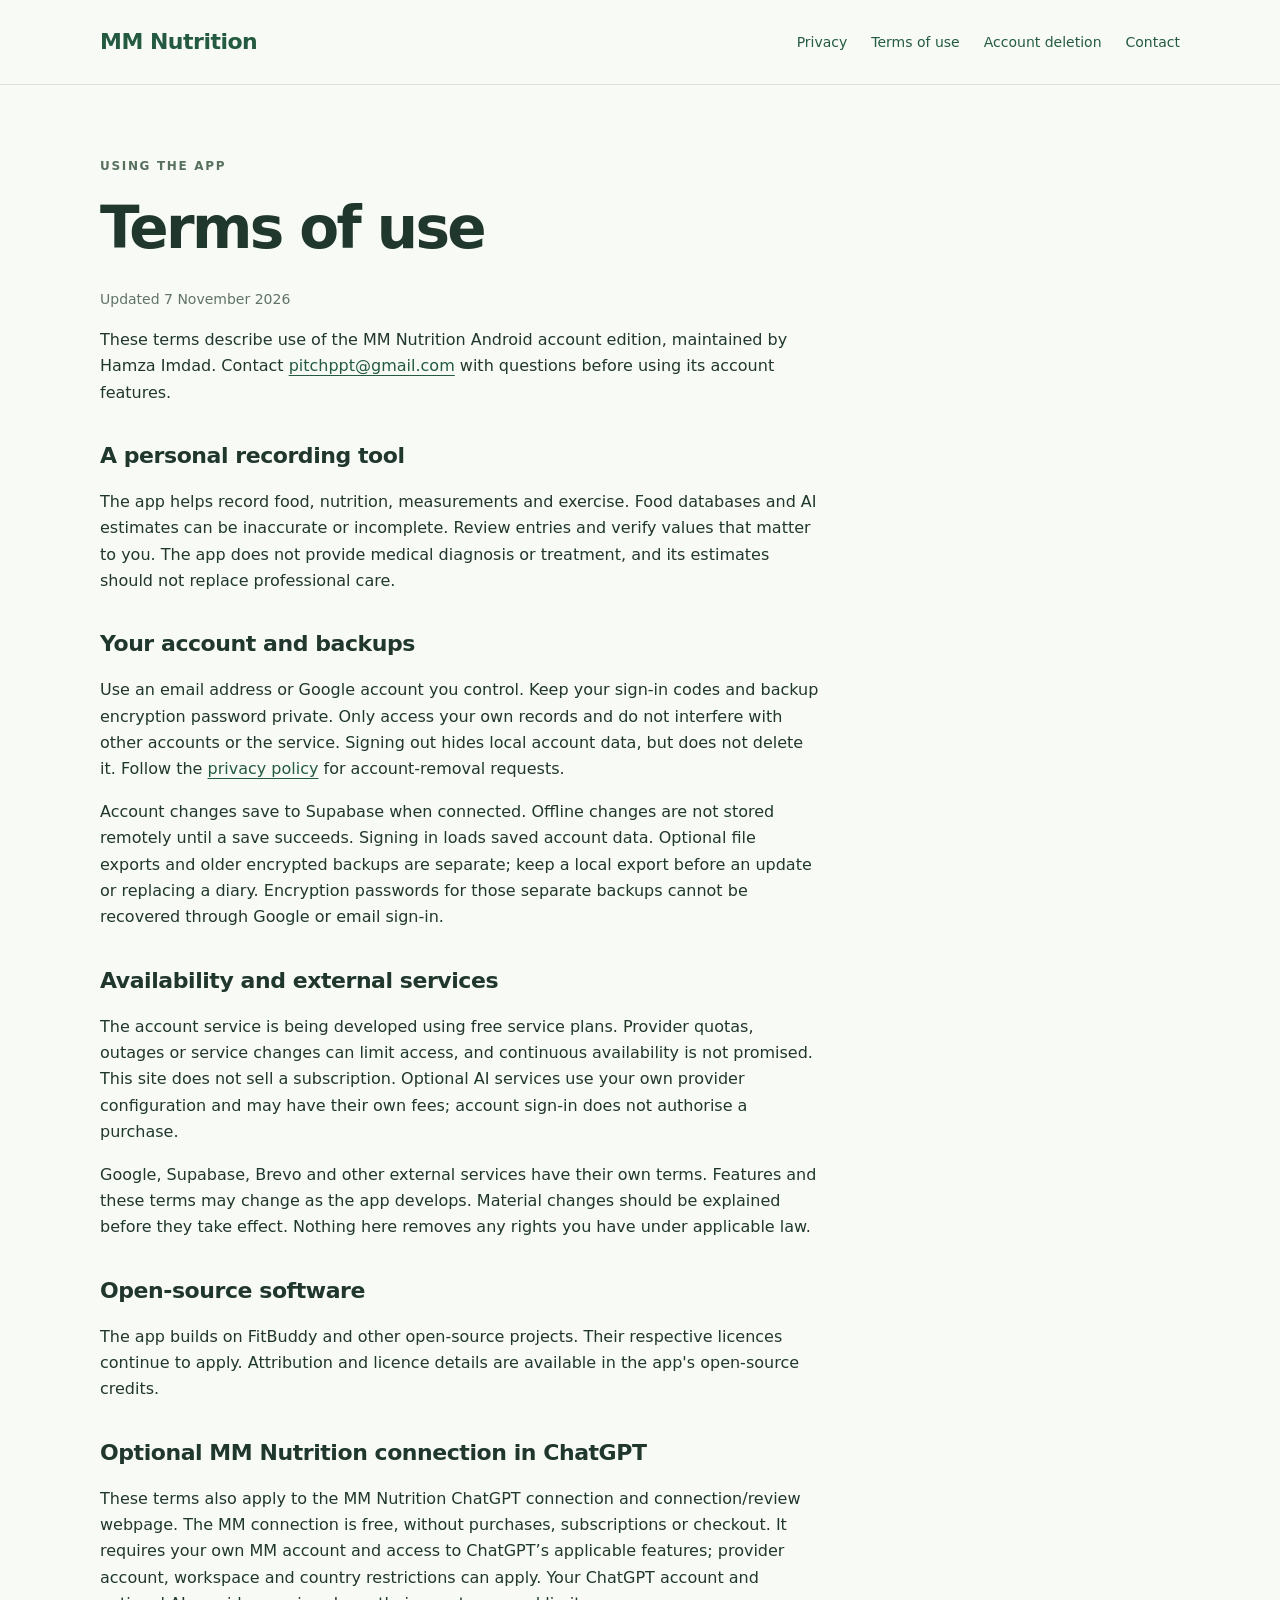
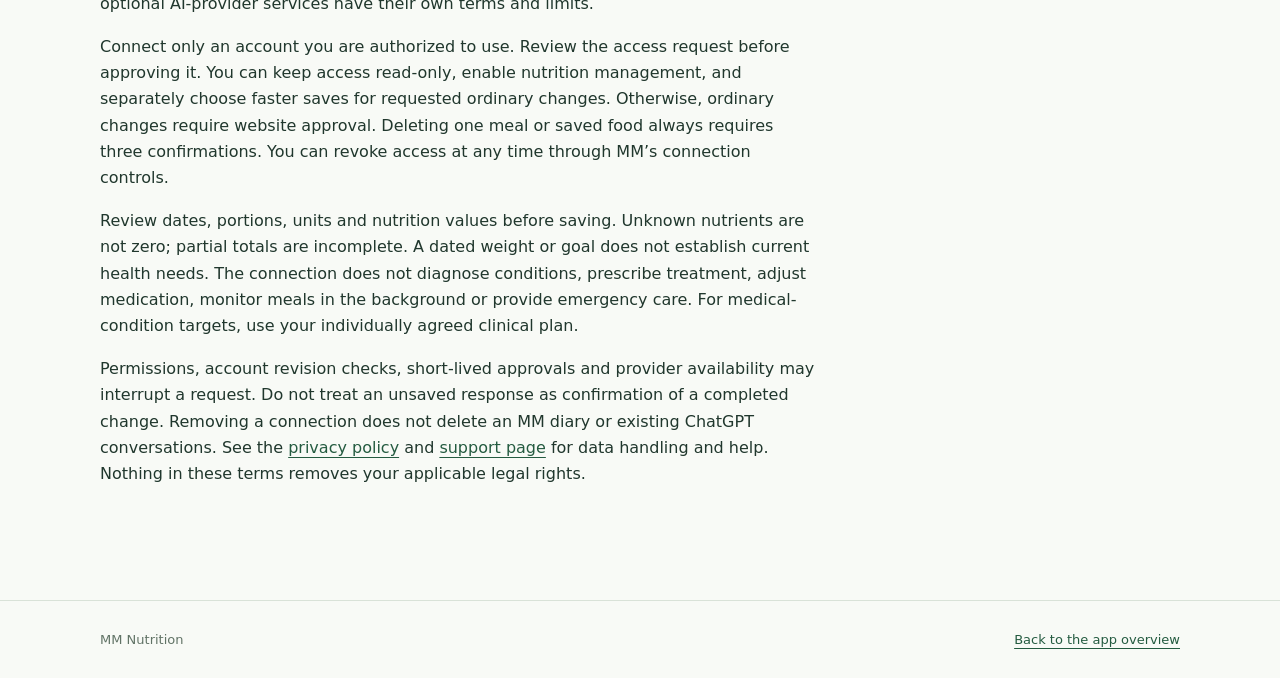
<file: terms.html>
<!doctype html>
<html lang="en"><head><meta charset="utf-8"><meta name="viewport" content="width=device-width,initial-scale=1"><meta name="description" content="Terms for using the MM Nutrition Android diary and optional account features."><title>Terms of use — MM Nutrition</title><link rel="icon" type="image/png" sizes="64x64" href="https://myselfhamza.github.io/hamza-fitbuddy-info/mm-nutrition-64.png"><link rel="apple-touch-icon" href="https://myselfhamza.github.io/hamza-fitbuddy-info/mm-nutrition-192.png"><meta property="og:image" content="https://myselfhamza.github.io/hamza-fitbuddy-info/mm-nutrition-512.png"><meta property="og:image:alt" content="MM Nutrition logo"><meta name="theme-color" content="#1B8A3E"><link rel="stylesheet" href="site.css"></head><body>
<a class="skip" href="#main">Skip to content</a><header><nav class="wrap" aria-label="Main navigation"><a class="brand" href="index.html">MM Nutrition</a><div class="navlinks"><a href="privacy.html">Privacy</a><a href="terms.html" aria-current="page">Terms of use</a><a href="delete-account.html">Account deletion</a><a href="mailto:pitchppt@gmail.com">Contact</a></div></nav></header>
<main id="main" class="wrap"><article class="article"><div class="eyebrow">Using the app</div><h1>Terms of use</h1><p class="date">Updated 7 November 2026</p><p>These terms describe use of the MM Nutrition Android account edition, maintained by Hamza Imdad. Contact <a href="mailto:pitchppt@gmail.com">pitchppt@gmail.com</a> with questions before using its account features.</p>
<h2>A personal recording tool</h2><p>The app helps record food, nutrition, measurements and exercise. Food databases and AI estimates can be inaccurate or incomplete. Review entries and verify values that matter to you. The app does not provide medical diagnosis or treatment, and its estimates should not replace professional care.</p>
<h2>Your account and backups</h2><p>Use an email address or Google account you control. Keep your sign-in codes and backup encryption password private. Only access your own records and do not interfere with other accounts or the service. Signing out hides local account data, but does not delete it. Follow the <a href="privacy.html">privacy policy</a> for account-removal requests.</p><p>Account changes save to Supabase when connected. Offline changes are not stored remotely until a save succeeds. Signing in loads saved account data. Optional file exports and older encrypted backups are separate; keep a local export before an update or replacing a diary. Encryption passwords for those separate backups cannot be recovered through Google or email sign-in.</p>
<h2>Availability and external services</h2><p>The account service is being developed using free service plans. Provider quotas, outages or service changes can limit access, and continuous availability is not promised. This site does not sell a subscription. Optional AI services use your own provider configuration and may have their own fees; account sign-in does not authorise a purchase.</p><p>Google, Supabase, Brevo and other external services have their own terms. Features and these terms may change as the app develops. Material changes should be explained before they take effect. Nothing here removes any rights you have under applicable law.</p>
<h2>Open-source software</h2><p>The app builds on FitBuddy and other open-source projects. Their respective licences continue to apply. Attribution and licence details are available in the app's open-source credits.</p><!-- MM CHATGPT START --><h2>Optional MM Nutrition connection in ChatGPT</h2><p>These terms also apply to the MM Nutrition ChatGPT connection and connection/review webpage. The MM connection is free, without purchases, subscriptions or checkout. It requires your own MM account and access to ChatGPT’s applicable features; provider account, workspace and country restrictions can apply. Your ChatGPT account and optional AI-provider services have their own terms and limits.</p><p>Connect only an account you are authorized to use. Review the access request before approving it. You can keep access read-only, enable nutrition management, and separately choose faster saves for requested ordinary changes. Otherwise, ordinary changes require website approval. Deleting one meal or saved food always requires three confirmations. You can revoke access at any time through MM’s connection controls.</p><p>Review dates, portions, units and nutrition values before saving. Unknown nutrients are not zero; partial totals are incomplete. A dated weight or goal does not establish current health needs. The connection does not diagnose conditions, prescribe treatment, adjust medication, monitor meals in the background or provide emergency care. For medical-condition targets, use your individually agreed clinical plan.</p><p>Permissions, account revision checks, short-lived approvals and provider availability may interrupt a request. Do not treat an unsaved response as confirmation of a completed change. Removing a connection does not delete an MM diary or existing ChatGPT conversations. See the <a href="privacy.html">privacy policy</a> and <a href="chatgpt-support.html">support page</a> for data handling and help. Nothing in these terms removes your applicable legal rights.</p><!-- MM CHATGPT END --></article></main><footer><div class="wrap"><p>MM Nutrition</p><a href="index.html">Back to the app overview</a></div></footer></body></html>
</file>
<file: site.css>
:root{font-family:system-ui,-apple-system,BlinkMacSystemFont,"Segoe UI",sans-serif;color:#20372d;background:#f8faf6;font-synthesis:none;line-height:1.65}*{box-sizing:border-box}body{margin:0}a{color:#245b40;text-underline-offset:4px}a:hover{color:#0b3521}a:focus-visible{outline:3px solid #d19135;outline-offset:5px;border-radius:2px}.wrap{width:min(1080px,calc(100% - 48px));margin:auto}header{border-bottom:1px solid #d9e2d8;padding:24px 0}nav,.navlinks,footer .wrap{display:flex;align-items:center;justify-content:space-between;gap:24px}.brand{font-weight:750;letter-spacing:-.5px;text-decoration:none;font-size:22px}.navlinks{gap:24px;font-size:14px}.navlinks a{text-decoration:none}main{padding:72px 0 96px}.eyebrow{font-size:12px;text-transform:uppercase;letter-spacing:.14em;font-weight:700;color:#58705e}h1{font-size:clamp(40px,6vw,72px);line-height:1.08;letter-spacing:-.045em;max-width:760px;margin:20px 0 28px}h2{font-size:24px;line-height:1.3;letter-spacing:-.02em;margin-top:44px}p{max-width:720px}.intro{font-size:20px;max-width:650px;color:#4c6254}.features{display:grid;grid-template-columns:repeat(3,1fr);gap:32px;margin-top:64px;padding-top:24px;border-top:1px solid #d9e2d8}.features h2{margin-top:16px;font-size:20px}.features p{color:#53685a}.number{font-size:13px;color:#6b7f6a}.status{display:inline-block;margin-top:20px;padding:10px 16px;background:#e7eee1;border-radius:8px;font-size:14px}.article{max-width:760px}.article h1{font-size:clamp(38px,5vw,58px)}.article h2{margin-top:36px;font-size:22px}.article ul{padding-left:22px}.article li{margin-bottom:10px}.date{font-size:14px;color:#617366}footer{border-top:1px solid #d9e2d8;padding:28px 0;color:#617366;font-size:13px}footer p{margin:0}.skip{position:absolute;left:24px;top:-80px;background:white;padding:10px}.skip:focus{top:12px}@media(max-width:640px){.wrap{width:calc(100% - 40px)}header{padding:20px 0}nav{align-items:flex-start;flex-direction:column;gap:12px}.navlinks{gap:20px}main{padding:48px 0 64px}.features{grid-template-columns:1fr;gap:16px;margin-top:40px}.features h2{margin-top:8px}.intro{font-size:18px}footer .wrap{align-items:flex-start;flex-direction:column;gap:12px}}
</file>
